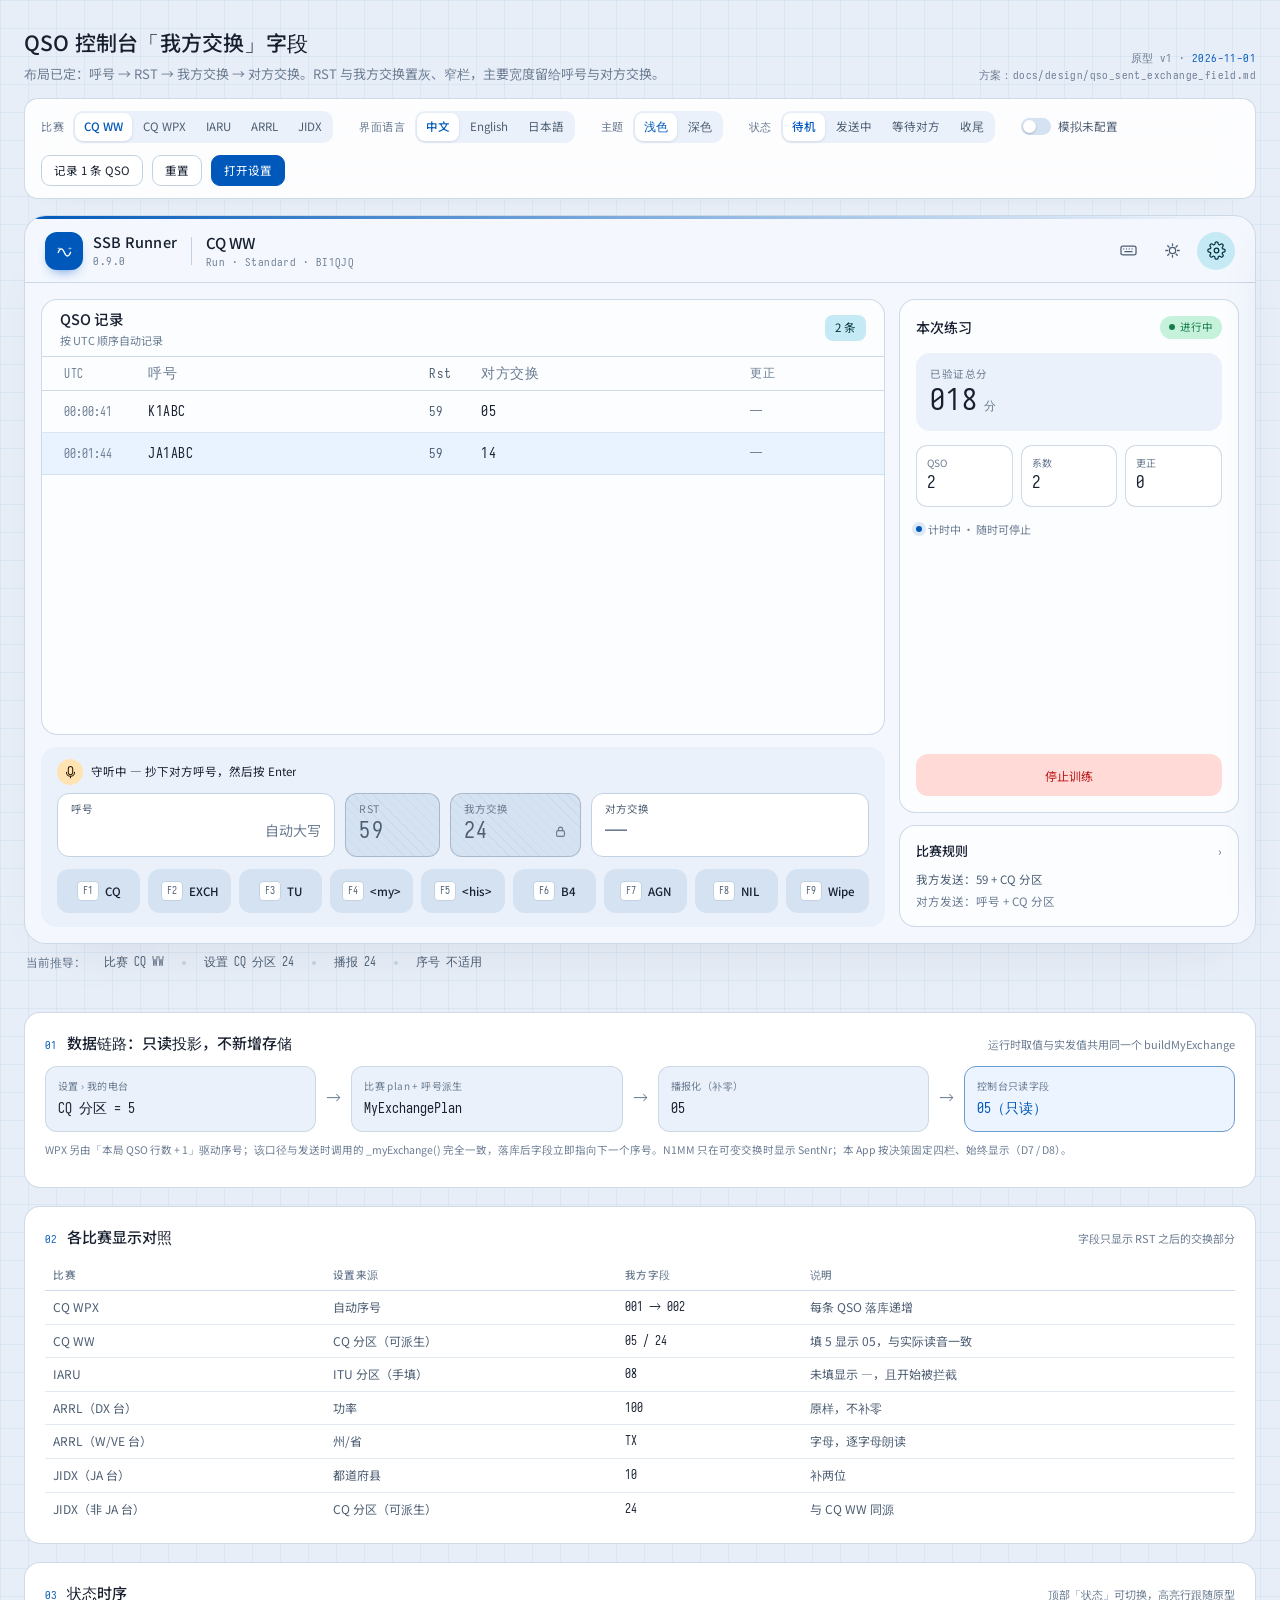
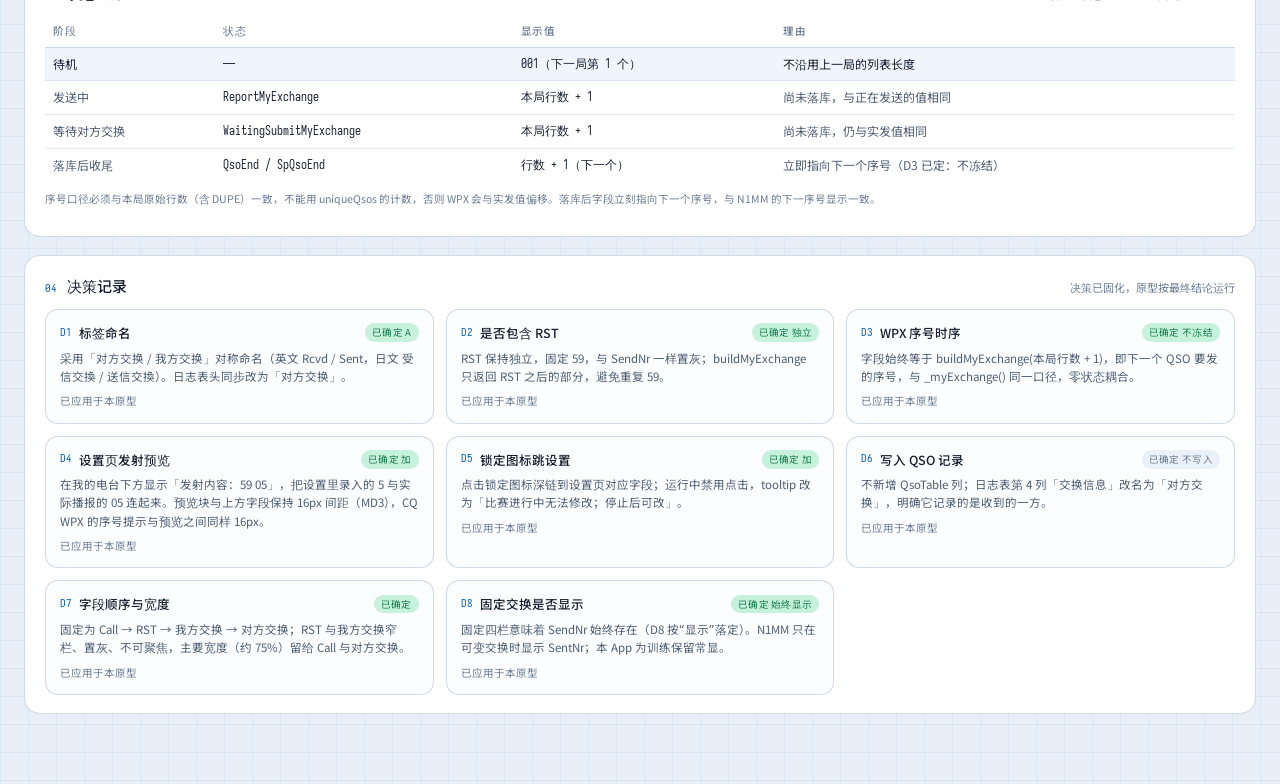
<file: docs/design/sent_exchange_field_prototype.html>
<!DOCTYPE html>
<html lang="zh-CN">
<head>
<meta charset="utf-8" />
<meta name="viewport" content="width=device-width, initial-scale=1" />
<title>QSO 控制台「我方交换」字段原型 · SSB Runner</title>
<style>
@font-face {
  font-family: "ProtoIosevka";
  src: url("../../fonts/Iosevka-Regular-sub.ttf") format("truetype");
  font-weight: 400;
  font-display: swap;
}
@font-face {
  font-family: "ProtoNoto";
  src: url("../../fonts/NotoSansSC-Regular-sub.otf") format("opentype");
  font-weight: 400;
  font-display: swap;
}
@font-face {
  font-family: "ProtoNoto";
  src: url("../../fonts/NotoSansSC-Medium-sub.otf") format("opentype");
  font-weight: 500;
  font-display: swap;
}

:root {
  --page: #E8EEF7;
  --page-grid: rgba(0, 89, 186, 0.055);
  --app: #F4F8FE;
  --panel: #FBFDFF;
  --panel-2: #FFFFFF;
  --container: #EAF1FA;
  --container-high: #E1EAF6;
  --container-highest: #D5E2F1;
  --outline: #6C7E93;
  --outline-variant: #C3D2E2;
  --line: rgba(195, 210, 226, 0.8);
  --on-surface: #182030;
  --on-surface-variant: #4D5E73;
  --muted: #6B7C92;
  --primary: #0059BA;
  --on-primary: #FFFFFF;
  --primary-container: #D5E6FF;
  --on-primary-container: #002A56;
  --secondary-container: #C6EAF5;
  --on-secondary-container: #003441;
  --tertiary: #8A5200;
  --tertiary-container: #FFE3B3;
  --on-tertiary-container: #2E1B00;
  --error: #BA1A1A;
  --error-container: #FFDAD6;
  --success: #177D4B;
  --success-container: #C6F2DC;
  --shadow: rgba(13, 42, 82, 0.14);
  --hatch: rgba(0, 40, 90, 0.034);
  --font-ui: "ProtoNoto", "PingFang SC", "Noto Sans SC", "Hiragino Sans GB", "Microsoft YaHei", system-ui, sans-serif;
  --font-data: "ProtoIosevka", "Iosevka", "SF Mono", Menlo, Consolas, ui-monospace, monospace;
}

body[data-theme="dark"] {
  --page: #050C19;
  --page-grid: rgba(167, 204, 255, 0.055);
  --app: #0B1526;
  --panel: #111E32;
  --panel-2: #16253C;
  --container: #16253C;
  --container-high: #1E304A;
  --container-highest: #273B58;
  --outline: #8497AE;
  --outline-variant: #394C66;
  --line: rgba(57, 76, 102, 0.85);
  --on-surface: #E4ECF9;
  --on-surface-variant: #B6C7DD;
  --muted: #8296AF;
  --primary: #A7CCFF;
  --on-primary: #00315E;
  --primary-container: #00498C;
  --on-primary-container: #D6E7FF;
  --secondary-container: #00515F;
  --on-secondary-container: #BFEDF7;
  --tertiary: #FFD08A;
  --tertiary-container: #653F00;
  --on-tertiary-container: #FFE3B3;
  --error: #FFB4AB;
  --error-container: #93000A;
  --success: #6FDFAC;
  --success-container: #0C4A32;
  --shadow: rgba(0, 0, 0, 0.55);
  --hatch: rgba(255, 255, 255, 0.045);
}

* { box-sizing: border-box; }

body {
  margin: 0;
  padding: 26px 24px 70px;
  background-color: var(--page);
  background-image:
    linear-gradient(var(--page-grid) 1px, transparent 1px),
    linear-gradient(90deg, var(--page-grid) 1px, transparent 1px);
  background-size: 28px 28px;
  color: var(--on-surface);
  font-family: var(--font-ui);
  font-size: 14px;
  line-height: 1.55;
  transition: background-color .25s ease, color .25s ease;
}

.page { max-width: 1380px; margin: 0 auto; }

.page-head { display: flex; align-items: flex-end; justify-content: space-between; gap: 24px; margin-bottom: 14px; }
.page-head h1 { margin: 0; font-size: 21px; font-weight: 500; letter-spacing: .2px; }
.page-head .sub { margin: 5px 0 0; color: var(--muted); font-size: 13px; }
.page-head .meta { font-family: var(--font-data); font-size: 11px; color: var(--muted); text-align: right; white-space: nowrap; letter-spacing: .4px; }
.page-head .meta b { color: var(--primary); font-weight: 500; }

.toolbar {
  position: sticky; top: 0; z-index: 40;
  display: flex; flex-wrap: wrap; gap: 12px 26px;
  padding: 12px 16px;
  margin-bottom: 16px;
  background: color-mix(in srgb, var(--panel-2) 88%, transparent);
  backdrop-filter: blur(14px);
  border: 1px solid var(--line);
  border-radius: 14px;
  box-shadow: 0 10px 26px -22px var(--shadow);
}
.ctl { display: flex; align-items: center; gap: 9px; }
.ctl-label { font-size: 11px; letter-spacing: .6px; color: var(--muted); white-space: nowrap; }
.seg { display: inline-flex; gap: 2px; padding: 2px; background: var(--container); border-radius: 10px; }
.seg button {
  appearance: none; border: 0; background: transparent; color: var(--on-surface-variant);
  padding: 5px 9px; border-radius: 8px; font: inherit; font-size: 11.5px; cursor: pointer;
  white-space: nowrap; transition: background .16s ease, color .16s ease;
}
.seg button[aria-pressed="true"] { background: var(--panel-2); color: var(--primary); font-weight: 500; box-shadow: 0 1px 3px rgba(13,42,82,.12); }
.seg button:hover { color: var(--primary); }
.sw { display: inline-flex; align-items: center; gap: 7px; font-size: 11.5px; color: var(--on-surface-variant); cursor: pointer; user-select: none; }
.sw input { appearance: none; width: 30px; height: 17px; border-radius: 999px; background: var(--container-highest); position: relative; cursor: pointer; transition: background .18s ease; margin: 0; }
.sw input::after {
  content: ""; position: absolute; top: 2px; left: 2px; width: 13px; height: 13px; border-radius: 50%;
  background: var(--panel-2); box-shadow: 0 1px 2px rgba(0,0,0,.22); transition: transform .18s ease;
}
.sw input:checked { background: var(--primary); }
.sw input:checked::after { transform: translateX(13px); }
.btn {
  appearance: none; border: 1px solid var(--outline-variant); background: var(--panel-2);
  color: var(--on-surface); font: inherit; font-size: 11.5px; padding: 6px 12px; border-radius: 9px;
  cursor: pointer; transition: border-color .16s ease, color .16s ease, background .16s ease;
}
.btn:hover { border-color: var(--primary); color: var(--primary); }
.btn.primary { background: var(--primary); border-color: var(--primary); color: var(--on-primary); }
.btn.primary:hover { filter: brightness(1.06); color: var(--on-primary); }

/* ── app mock ───────────────────────────────────────────── */
.stage {
  position: relative;
  border-radius: 22px;
  overflow: hidden;
  border: 1px solid var(--line);
  box-shadow: 0 26px 60px -38px var(--shadow), 0 1px 0 rgba(255,255,255,.5) inset;
  background: var(--app);
}
.stage::before {
  content: ""; display: block; height: 3px;
  background: linear-gradient(90deg, var(--primary), color-mix(in srgb, var(--primary) 35%, transparent) 62%, transparent);
}
.app { min-width: 1020px; }
.topbar {
  height: 64px; display: flex; align-items: center; gap: 14px;
  padding: 0 20px; border-bottom: 1px solid var(--line);
}
.brand { display: flex; align-items: center; gap: 10px; }
.brand-mark {
  width: 38px; height: 38px; border-radius: 12px; background: var(--primary);
  display: grid; place-items: center; color: var(--on-primary);
  box-shadow: 0 6px 14px -8px var(--primary);
}
.brand-mark svg { width: 19px; height: 19px; }
.brand-name { font-size: 14.5px; font-weight: 500; letter-spacing: .2px; }
.brand-ver { font-family: var(--font-data); font-size: 10.5px; color: var(--muted); letter-spacing: .5px; }
.vrule { width: 1px; height: 28px; background: var(--outline-variant); }
.contest-block { flex: 1; min-width: 0; }
.contest-name { font-size: 15px; font-weight: 500; }
.contest-meta { font-family: var(--font-data); font-size: 11px; color: var(--muted); letter-spacing: .45px; }
.top-actions { display: flex; align-items: center; gap: 6px; }
.icon-btn {
  width: 38px; height: 38px; border-radius: 50%; border: 0; background: transparent;
  display: grid; place-items: center; cursor: pointer; color: var(--on-surface-variant);
  transition: background .16s ease, color .16s ease;
}
.icon-btn:hover { background: var(--container); color: var(--primary); }
.icon-btn.filled { background: var(--secondary-container); color: var(--on-secondary-container); }
.icon-btn svg { width: 19px; height: 19px; }

.app-body { display: flex; gap: 14px; padding: 16px; height: 660px; }
.app-left { flex: 1; min-width: 0; display: flex; flex-direction: column; gap: 12px; }
.app-right { width: 340px; display: flex; flex-direction: column; gap: 12px; }

.panel {
  background: var(--panel);
  border: 1px solid var(--line);
  border-radius: 16px;
}
.log-panel { flex: 1; min-height: 0; display: flex; flex-direction: column; overflow: hidden; }
.log-head { height: 56px; display: flex; align-items: center; gap: 8px; padding: 0 18px; }
.log-title { flex: 1; min-width: 0; }
.log-title h3 { margin: 0; font-size: 14.5px; font-weight: 500; }
.log-title p { margin: 1px 0 0; font-size: 11px; color: var(--muted); }
.chip {
  height: 26px; padding: 0 10px; border-radius: 8px; display: inline-flex; align-items: center; gap: 4px;
  font-size: 11.5px; background: var(--secondary-container); color: var(--on-secondary-container);
  font-variant-numeric: tabular-nums;
}
.log-table { flex: 1; min-height: 0; display: flex; flex-direction: column; border-top: 1px solid var(--line); }
.log-header { height: 34px; display: flex; align-items: center; padding: 0 12px; border-bottom: 1px solid var(--line); color: var(--muted); font-size: 10.5px; letter-spacing: .6px; }
.log-rows { flex: 1; overflow-y: auto; }
.log-row {
  height: 42px; display: flex; align-items: center; padding: 0 12px;
  border-bottom: 1px solid color-mix(in srgb, var(--outline-variant) 55%, transparent);
  transition: background .2s ease;
}
.log-row.latest { background: color-mix(in srgb, var(--primary-container) 48%, var(--panel)); }
.c-utc { width: 84px; font-family: var(--font-data); font-size: 12px; color: var(--muted); padding: 0 10px; }
.c-call { flex: 105; font-family: var(--font-data); font-size: 14px; letter-spacing: .6px; padding: 0 10px; overflow: hidden; text-overflow: ellipsis; white-space: nowrap; }
.c-rst { width: 52px; font-family: var(--font-data); font-size: 13px; color: var(--on-surface-variant); padding: 0 10px; }
.c-ex { flex: 100; font-family: var(--font-data); font-size: 14px; letter-spacing: .6px; padding: 0 10px; }
.c-cor { width: 132px; font-family: var(--font-data); font-size: 11.5px; color: var(--muted); padding: 0 10px; }
.log-empty { padding: 26px 18px; color: var(--muted); font-size: 12px; }

/* console */
.console { padding: 12px 16px 14px; background: var(--container); border-radius: 16px; }
.phase-bar { display: flex; align-items: center; gap: 8px; height: 26px; margin-bottom: 8px; }
.phase-dot { width: 26px; height: 26px; border-radius: 50%; display: grid; place-items: center; background: var(--tertiary-container); color: var(--on-tertiary-container); flex: none; }
.phase-dot svg { width: 15px; height: 15px; }
.phase-text { font-size: 11.5px; color: var(--on-surface); white-space: nowrap; overflow: hidden; text-overflow: ellipsis; }
.phase-abandon { margin-left: auto; font-size: 11px; color: var(--primary); opacity: .85; }
.fields { display: flex; gap: 10px; }
.field {
  position: relative; height: 64px; min-width: 0;
  background: var(--panel-2); border: 1px solid var(--outline-variant); border-radius: 12px;
  padding: 20px 13px 8px; display: flex; align-items: center;
  transition: border-color .18s ease, background .18s ease, box-shadow .18s ease;
}
.f-call { flex: 34 1 0; }
.f-rst { flex: 9 1 0; }
.f-sent { flex: 14 1 0; }
.f-rcvd { flex: 34 1 0; }
.field-label {
  position: absolute; left: 13px; top: 7px; font-size: 10.5px; letter-spacing: .25px;
  color: var(--on-surface-variant); pointer-events: none; white-space: nowrap;
  max-width: calc(100% - 26px); overflow: hidden; text-overflow: ellipsis;
}
.field-value { font-family: var(--font-data); font-size: 22px; letter-spacing: 1.2px; color: var(--on-surface); white-space: nowrap; overflow: hidden; text-overflow: ellipsis; }
.field-placeholder { font-family: var(--font-data); font-size: 22px; letter-spacing: 1.2px; color: var(--muted); }
.field-suffix { margin-left: auto; padding-left: 6px; color: var(--muted); display: flex; align-items: center; flex: none; }
.field-note { position: absolute; right: 12px; top: 7px; font-size: 10px; color: var(--muted); letter-spacing: .2px; }

.field.fixed {
  background-color: var(--container-highest);
  background-image: repeating-linear-gradient(45deg, transparent 0 6px, var(--hatch) 6px 7px);
  border-color: color-mix(in srgb, var(--outline) 42%, transparent);
}
.field.fixed .field-label { color: var(--muted); }
.field.fixed .field-value { color: var(--on-surface-variant); }
.field.fixed.clickable { cursor: pointer; }
.field.fixed.clickable:hover { border-color: var(--primary); box-shadow: 0 0 0 3px color-mix(in srgb, var(--primary) 14%, transparent); }
.field.fixed.clickable:hover .field-value { color: var(--primary); }

.tip-wrap { position: relative; }
.tip {
  position: absolute; left: 50%; top: calc(100% + 9px); transform: translate(-50%, 4px);
  width: max-content; max-width: 280px; padding: 7px 10px; border-radius: 9px;
  background: var(--on-surface); color: var(--app); font-size: 11px; line-height: 1.45;
  opacity: 0; pointer-events: none; transition: opacity .16s ease, transform .16s ease;
  z-index: 12; box-shadow: 0 12px 26px -16px var(--shadow); text-align: left; font-family: var(--font-ui);
}
.tip-wrap:hover .tip, .field.fixed:hover .tip { opacity: 1; transform: translate(-50%, 0); }

.actions { display: flex; gap: 8px; margin-top: 12px; }
.action {
  flex: 1 1 0; max-width: 210px; height: 44px; border-radius: 12px; background: var(--container-highest);
  border: 0; display: flex; align-items: center; justify-content: center; gap: 6px;
  font-family: var(--font-ui); font-size: 11.5px; color: var(--on-surface); cursor: pointer;
  transition: background .16s ease;
}
.action:hover { background: color-mix(in srgb, var(--primary) 12%, var(--container-highest)); }
.kbd {
  height: 20px; min-width: 20px; padding: 0 5px; border-radius: 4px; background: var(--panel-2);
  border: 1px solid var(--outline-variant); font-family: var(--font-data); font-size: 9.5px;
  display: grid; place-items: center; color: var(--on-surface-variant);
}
.action-label { font-weight: 500; }
.action.spare { opacity: .45; }

/* right column */
.session { padding: 16px; display: flex; flex-direction: column; gap: 14px; flex: 1; }
.session-top { display: flex; align-items: center; gap: 8px; }
.session-top h3 { margin: 0; font-size: 14px; font-weight: 500; flex: 1; }
.status-chip { display: inline-flex; align-items: center; gap: 5px; padding: 3px 9px; border-radius: 999px; background: var(--success-container); color: var(--success); font-size: 10.5px; }
.status-chip::before { content: ""; width: 6px; height: 6px; border-radius: 50%; background: currentColor; }
.big-stat { border-radius: 14px; background: var(--container); padding: 13px 14px; }
.big-stat .k { font-size: 10.5px; color: var(--muted); letter-spacing: .5px; }
.big-stat .v { font-family: var(--font-data); font-size: 30px; letter-spacing: 1px; color: var(--on-surface); line-height: 1.2; }
.big-stat .v small { font-size: 12px; letter-spacing: .4px; color: var(--muted); margin-left: 6px; }
.stat-grid { display: grid; grid-template-columns: repeat(3, 1fr); gap: 8px; }
.stat-card { background: var(--panel-2); border: 1px solid var(--line); border-radius: 11px; padding: 9px 10px; }
.stat-card .k { font-size: 10px; color: var(--muted); }
.stat-card .v { font-family: var(--font-data); font-size: 17px; color: var(--on-surface); }
.session-note { font-size: 11px; color: var(--muted); display: flex; align-items: center; gap: 6px; }
.session-note::before { content: ""; width: 6px; height: 6px; border-radius: 50%; background: var(--primary); box-shadow: 0 0 0 4px color-mix(in srgb, var(--primary) 12%, transparent); }
.session-actions { display: flex; gap: 8px; margin-top: auto; }
.big-btn { flex: 1; height: 42px; border-radius: 12px; border: 1px solid var(--outline-variant); background: var(--panel-2); color: var(--on-surface); font-family: var(--font-ui); font-size: 12px; cursor: pointer; }
.big-btn.stop { background: var(--error-container); border-color: transparent; color: var(--error); }

.rules { padding: 15px 16px; }
.rules .r-head { display: flex; align-items: center; gap: 8px; margin-bottom: 9px; }
.rules .r-head h3 { margin: 0; font-size: 13px; font-weight: 500; flex: 1; }
.rules .r-head .chev { color: var(--muted); font-size: 12px; }
.rules p { margin: 0; font-size: 11.5px; color: var(--on-surface-variant); line-height: 1.65; }
.rules p + p { margin-top: 3px; color: var(--muted); }

/* drawer */
.backdrop {
  position: absolute; inset: 0; background: color-mix(in srgb, #04101F 42%, transparent);
  opacity: 0; pointer-events: none; transition: opacity .24s ease; z-index: 20;
}
.backdrop.show { opacity: 1; pointer-events: auto; }
.drawer {
  position: absolute; top: 0; right: 0; bottom: 0; width: 486px; max-width: 94%;
  background: var(--panel); border-left: 1px solid var(--line);
  display: flex; flex-direction: column; z-index: 21;
  transform: translateX(102%); transition: transform .28s cubic-bezier(.22,.8,.24,1);
  box-shadow: -24px 0 50px -34px var(--shadow);
}
.drawer.open { transform: translateX(0); }
.drawer-head { display: flex; align-items: flex-start; gap: 12px; padding: 20px 16px 10px 24px; }
.drawer-head .eyebrow { font-family: var(--font-data); font-size: 10px; letter-spacing: 1.3px; color: var(--muted); }
.drawer-head h2 { margin: 2px 0 0; font-size: 21px; font-weight: 500; }
.drawer-head .spacer { flex: 1; }
.tabs { display: flex; gap: 4px; padding: 0 16px 0 24px; border-bottom: 1px solid var(--line); }
.tab { padding: 9px 10px 11px; font-size: 12px; color: var(--on-surface-variant); position: relative; }
.tab.active { color: var(--primary); font-weight: 500; }
.tab.active::after { content: ""; position: absolute; left: 6px; right: 6px; bottom: -1px; height: 2px; border-radius: 2px; background: var(--primary); }
.drawer-body { flex: 1; overflow-y: auto; padding: 16px 24px 28px; }
.drawer-body h4 { margin: 0 0 10px; font-size: 12.5px; font-weight: 500; color: var(--on-surface); }
.lock-note { display: flex; gap: 8px; padding: 10px 12px; border-radius: 11px; background: var(--container); color: var(--on-surface-variant); font-size: 11.5px; margin-bottom: 14px; }
.lock-note svg { flex: none; margin-top: 1px; }
.dfield { margin-bottom: 16px; }
.dfield .lbl { font-size: 10.5px; color: var(--muted); margin-bottom: 4px; letter-spacing: .4px; }
.dinput {
  height: 46px; border-radius: 10px; border: 1px solid var(--outline-variant); background: var(--panel-2);
  display: flex; align-items: center; padding: 0 12px; font-family: var(--font-data); font-size: 15px;
  color: var(--on-surface); gap: 8px;
}
.dinput input { flex: 1; border: 0; outline: 0; background: transparent; font: inherit; color: inherit; letter-spacing: .8px; min-width: 0; }
.dinput input:disabled { color: var(--muted); }
.dinput.readonly { background: var(--container-high); color: var(--on-surface-variant); }
.dinput.error { border-color: var(--error); box-shadow: 0 0 0 3px color-mix(in srgb, var(--error) 12%, transparent); }
.dhelper { margin-top: 5px; font-size: 10.5px; color: var(--muted); }
.dhelper.error { color: var(--error); }
.info-note { display: flex; gap: 8px; margin-bottom: 16px; padding: 12px 14px; border-radius: 11px; background: var(--container); color: var(--on-surface-variant); font-size: 11.5px; line-height: 1.5; }
.info-note svg { flex: none; margin-top: 1px; }
.divider { height: 1px; background: var(--line); margin: 18px 0; }
.preview { border-radius: 13px; border: 1px solid color-mix(in srgb, var(--primary) 26%, var(--outline-variant)); background: color-mix(in srgb, var(--primary-container) 42%, var(--panel)); padding: 14px 16px; }
.preview .k { font-size: 10px; letter-spacing: .7px; color: var(--muted); }
.preview .v { display: flex; align-items: baseline; gap: 9px; margin-top: 4px; }
.preview .num { font-family: var(--font-data); font-size: 24px; letter-spacing: 1.4px; color: var(--primary); }
.preview .hint { font-size: 10.5px; color: var(--on-surface-variant); }
.preview .sub { margin-top: 5px; font-size: 10.5px; color: var(--muted); line-height: 1.5; }
.rules-link { display: flex; align-items: center; gap: 8px; padding: 9px 0 2px; font-size: 11.5px; color: var(--on-surface-variant); }
.rules-link .chev { margin-left: auto; color: var(--muted); }

/* status caption under mock */
.caption {
  display: flex; flex-wrap: wrap; align-items: center; gap: 6px 18px;
  margin: 10px 2px 0; font-size: 11.5px; color: var(--muted);
}
.caption b { font-family: var(--font-data); font-weight: 400; color: var(--on-surface-variant); }
.caption .dot { width: 4px; height: 4px; border-radius: 50%; background: var(--outline-variant); }

/* notes */
.notes { margin-top: 40px; display: grid; gap: 18px; }
.note-card { background: var(--panel-2); border: 1px solid var(--line); border-radius: 16px; padding: 18px 20px; }
.note-head { display: flex; align-items: baseline; gap: 10px; margin-bottom: 12px; }
.note-head h2 { margin: 0; font-size: 15px; font-weight: 500; }
.note-head .idx { font-family: var(--font-data); font-size: 11px; color: var(--primary); }
.note-head .desc { margin-left: auto; font-size: 11px; color: var(--muted); }
.flow { display: flex; align-items: stretch; gap: 10px; flex-wrap: wrap; }
.node { flex: 1 1 180px; min-width: 150px; border-radius: 12px; border: 1px solid var(--line); background: var(--container); padding: 11px 12px; }
.node .k { display: block; font-size: 10px; color: var(--muted); letter-spacing: .4px; margin-bottom: 3px; }
.node .v { font-family: var(--font-data); font-size: 13.5px; color: var(--on-surface); }
.node.emphasis { border-color: color-mix(in srgb, var(--primary) 45%, var(--outline-variant)); background: color-mix(in srgb, var(--primary-container) 40%, var(--panel)); }
.node.emphasis .v { color: var(--primary); }
.arrow { align-self: center; color: var(--outline); font-family: var(--font-data); font-size: 15px; }
.tbl { width: 100%; border-collapse: collapse; font-size: 12px; }
.tbl th { text-align: left; font-weight: 500; color: var(--muted); font-size: 10.5px; letter-spacing: .5px; border-bottom: 1px solid var(--line); padding: 7px 8px; }
.tbl td { border-bottom: 1px solid color-mix(in srgb, var(--line) 60%, transparent); padding: 7px 8px; vertical-align: top; color: var(--on-surface-variant); }
.tbl td.mono, .tbl .mono { font-family: var(--font-data); color: var(--on-surface); }
.tbl tr.is-active td { background: color-mix(in srgb, var(--primary-container) 40%, transparent); color: var(--on-surface); }
.tbl tr:last-child td { border-bottom: 0; }
.decisions { display: grid; grid-template-columns: repeat(auto-fit, minmax(290px, 1fr)); gap: 12px; }
.decision { border: 1px solid var(--line); border-radius: 13px; padding: 13px 14px; background: var(--panel); }
.decision .d-head { display: flex; align-items: center; gap: 7px; margin-bottom: 6px; }
.decision .d-id { font-family: var(--font-data); font-size: 10.5px; color: var(--primary); }
.decision .d-title { font-size: 12.5px; font-weight: 500; flex: 1; }
.tag { font-size: 9.5px; letter-spacing: .3px; padding: 2px 7px; border-radius: 999px; background: var(--success-container); color: var(--success); }
.tag.alt { background: var(--container); color: var(--muted); }
.decision p { margin: 0; font-size: 11.5px; color: var(--on-surface-variant); line-height: 1.6; }
.decision .d-foot { margin-top: 8px; font-size: 10.5px; color: var(--muted); }
.note-foot { margin-top: 10px; font-size: 10.5px; color: var(--muted); }

@media (max-width: 760px) {
  body { padding: 18px 12px 50px; }
  .page-head { flex-direction: column; align-items: flex-start; gap: 6px; }
  .page-head .meta { text-align: left; }
}
</style>
</head>
<body data-theme="light">
<div class="page">

  <header class="page-head">
    <div>
      <h1>QSO 控制台「我方交换」字段</h1>
      <p class="sub">布局已定：呼号 → RST → 我方交换 → 对方交换。RST 与我方交换置灰、窄栏，主要宽度留给呼号与对方交换。</p>
    </div>
    <div class="meta">
      原型 v1 · <b>2026-11-01</b><br />
      方案：docs/design/qso_sent_exchange_field.md
    </div>
  </header>

  <!-- ── toolbar ── -->
  <div class="toolbar" role="group" aria-label="原型方案开关">
    <div class="ctl">
      <span class="ctl-label">比赛</span>
      <div class="seg" id="seg-contest">
        <button data-group="contest" data-value="CQ-WW-SSB">CQ WW</button>
        <button data-group="contest" data-value="CQ-WPX">CQ WPX</button>
        <button data-group="contest" data-value="IARU-HF">IARU</button>
        <button data-group="contest" data-value="ARRL-DX">ARRL</button>
        <button data-group="contest" data-value="JIDX-SSB">JIDX</button>
      </div>
    </div>
    <div class="ctl">
      <span class="ctl-label">界面语言</span>
      <div class="seg">
        <button data-group="lang" data-value="zh">中文</button>
        <button data-group="lang" data-value="en">English</button>
        <button data-group="lang" data-value="ja">日本語</button>
      </div>
    </div>
    <div class="ctl">
      <span class="ctl-label">主题</span>
      <div class="seg">
        <button data-group="theme" data-value="light">浅色</button>
        <button data-group="theme" data-value="dark">深色</button>
      </div>
    </div>
    <div class="ctl">
      <span class="ctl-label">状态</span>
      <div class="seg">
        <button data-group="phase" data-value="idle">待机</button>
        <button data-group="phase" data-value="sending">发送中</button>
        <button data-group="phase" data-value="waiting">等待对方</button>
        <button data-group="phase" data-value="signoff">收尾</button>
      </div>
    </div>
    <div class="ctl">
      <label class="sw"><input type="checkbox" id="swMissing" /> 模拟未配置</label>
    </div>
    <div class="ctl">
      <button class="btn" id="btnRecord">记录 1 条 QSO</button>
      <button class="btn" id="btnReset">重置</button>
      <button class="btn primary" id="btnOpenSettings">打开设置</button>
    </div>
  </div>

  <!-- ── app mock ── -->
  <div class="stage" id="stage">
    <div class="app">
      <div class="topbar">
        <div class="brand">
          <div class="brand-mark" aria-hidden="true">
            <svg viewBox="0 0 24 24" fill="none" stroke="currentColor" stroke-width="1.7" stroke-linecap="round">
              <path d="M4 14.5c2.6-6 5.2-6 7.8 0s5.2 6 7.8 0" />
              <path d="M4 9.5h2.2M17.8 9.5H20" opacity=".55" />
            </svg>
          </div>
          <div>
            <div class="brand-name">SSB Runner</div>
            <div class="brand-ver">0.9.0</div>
          </div>
        </div>
        <div class="vrule"></div>
        <div class="contest-block">
          <div class="contest-name" id="topContest">CQ WW</div>
          <div class="contest-meta" id="topMeta">Run · Standard · BI1QJQ</div>
        </div>
        <div class="top-actions">
          <button class="icon-btn" title="键盘速查" aria-label="键盘速查">
            <svg viewBox="0 0 24 24" fill="none" stroke="currentColor" stroke-width="1.6" stroke-linecap="round">
              <rect x="2.5" y="6.5" width="19" height="11" rx="2.4" />
              <path d="M6 10h.01M9.5 10h.01M13 10h.01M16.5 10h.01M7.5 13.5h9" />
            </svg>
          </button>
          <button class="icon-btn" id="btnTheme" title="切换主题" aria-label="切换主题">
            <svg viewBox="0 0 24 24" fill="none" stroke="currentColor" stroke-width="1.6" stroke-linecap="round">
              <path d="M12 3.5v2.2M12 18.3v2.2M3.5 12h2.2M18.3 12h2.2M6 6l1.6 1.6M16.4 16.4L18 18M18 6l-1.6 1.6M7.6 16.4L6 18" />
              <circle cx="12" cy="12" r="4" />
            </svg>
          </button>
          <button class="icon-btn filled" id="btnSettingsIcon" title="设置" aria-label="设置">
            <svg viewBox="0 0 24 24" fill="none" stroke="currentColor" stroke-width="1.6" stroke-linecap="round">
              <circle cx="12" cy="12" r="2.9" />
              <path d="M19.4 15a1.7 1.7 0 0 0 .34 1.87l.06.06a2 2 0 1 1-2.83 2.83l-.06-.06a1.7 1.7 0 0 0-1.87-.34 1.7 1.7 0 0 0-1.03 1.56V21a2 2 0 1 1-4 0v-.09A1.7 1.7 0 0 0 9 19.32a1.7 1.7 0 0 0-1.87.34l-.06.06a2 2 0 1 1-2.83-2.83l.06-.06A1.7 1.7 0 0 0 4.6 15a1.7 1.7 0 0 0-1.56-1.03H3a2 2 0 1 1 0-4h.09A1.7 1.7 0 0 0 4.68 9a1.7 1.7 0 0 0-.34-1.87l-.06-.06a2 2 0 1 1 2.83-2.83l.06.06A1.7 1.7 0 0 0 9 4.6h.09A1.7 1.7 0 0 0 10.12 3.04V3a2 2 0 1 1 4 0v.09A1.7 1.7 0 0 0 15.15 4.6a1.7 1.7 0 0 0 1.87-.34l.06-.06a2 2 0 1 1 2.83 2.83l-.06.06A1.7 1.7 0 0 0 19.4 9v.09a1.7 1.7 0 0 0 1.56 1.03H21a2 2 0 1 1 0 4h-.09A1.7 1.7 0 0 0 19.4 15Z" />
            </svg>
          </button>
        </div>
      </div>

      <div class="app-body">
        <div class="app-left">
          <div class="panel log-panel">
            <div class="log-head">
              <div class="log-title">
                <h3 id="logTitle">QSO 记录</h3>
                <p id="logSubtitle">按 UTC 顺序自动记录</p>
              </div>
              <span class="chip" id="logCount">0 条</span>
            </div>
            <div class="log-table">
              <div class="log-header">
                <div class="c-utc">UTC</div>
                <div class="c-call" id="hdrCall">呼号</div>
                <div class="c-rst">Rst</div>
                <div class="c-ex" id="hdrEx">交换信息</div>
                <div class="c-cor" id="hdrCor">更正</div>
              </div>
              <div class="log-rows" id="logRows"></div>
            </div>
          </div>

          <div class="console">
            <div class="phase-bar">
              <span class="phase-dot">
                <svg viewBox="0 0 24 24" fill="none" stroke="currentColor" stroke-width="1.7" stroke-linecap="round">
                  <path d="M12 15.5a3.5 3.5 0 0 0 3.5-3.5V6a3.5 3.5 0 1 0-7 0v6a3.5 3.5 0 0 0 3.5 3.5Z" />
                  <path d="M5.5 11.5a6.5 6.5 0 0 0 13 0M12 18v2.5" />
                </svg>
              </span>
              <span class="phase-text" id="phaseText">守听中 — 抄下对方呼号，然后按 Enter</span>
              <span class="phase-abandon" id="phaseAbandon">放弃 (F1)</span>
            </div>

            <div class="fields" id="fields">
              <div class="field f-call">
                <span class="field-label" id="lblCall">呼号</span>
                <span class="field-value" id="valCall">JA1ABC</span>
                <span class="field-suffix" id="sfxCall">自动大写</span>
              </div>
              <div class="field f-rst fixed" id="fieldRst">
                <span class="field-label" id="lblRst">RST</span>
                <span class="field-value" id="valRst">59</span>
              </div>
              <div class="field f-sent fixed clickable" id="fieldSent">
                <span class="field-label" id="lblSent">我方交换</span>
                <span class="field-value" id="valSent">24</span>
                <span class="field-suffix" id="sfxSent"></span>
                <span class="tip" id="tipSent">固定值 · 在 设置 › 比赛与电台 › 我的电台 修改</span>
              </div>
              <div class="field f-rcvd" id="fieldRcvd">
                <span class="field-label" id="lblRcvd">对方交换</span>
                <span class="field-value" id="valRcvd">05</span>
              </div>
            </div>

            <div class="actions">
              <button class="action"><span class="kbd">F1</span><span class="action-label">CQ</span></button>
              <button class="action"><span class="kbd">F2</span><span class="action-label">EXCH</span></button>
              <button class="action"><span class="kbd">F3</span><span class="action-label">TU</span></button>
              <button class="action"><span class="kbd">F4</span><span class="action-label">&lt;my&gt;</span></button>
              <button class="action"><span class="kbd">F5</span><span class="action-label">&lt;his&gt;</span></button>
              <button class="action"><span class="kbd">F6</span><span class="action-label">B4</span></button>
              <button class="action"><span class="kbd">F7</span><span class="action-label">AGN</span></button>
              <button class="action"><span class="kbd">F8</span><span class="action-label">NIL</span></button>
              <button class="action"><span class="kbd">F9</span><span class="action-label">Wipe</span></button>
            </div>
          </div>
        </div>

        <div class="app-right">
          <div class="panel session">
            <div class="session-top">
              <h3 id="sessTitle">本次练习</h3>
              <span class="status-chip" id="sessStatus">进行中</span>
            </div>
            <div class="big-stat">
              <div class="k" id="scoreK">已验证总分</div>
              <div class="v" id="scoreV"><span id="scoreNum">000</span><small id="scoreUnit">分</small></div>
            </div>
            <div class="stat-grid">
              <div class="stat-card"><div class="k" id="kQso">QSO</div><div class="v" id="vQso">2</div></div>
              <div class="stat-card"><div class="k" id="kMult">系数</div><div class="v" id="vMult">2</div></div>
              <div class="stat-card"><div class="k" id="kCor">更正</div><div class="v" id="vCor">0</div></div>
            </div>
            <div class="session-note" id="sessNote">计时中 · 随时可停止</div>
            <div class="session-actions">
              <button class="big-btn stop" id="btnStop">停止训练</button>
            </div>
          </div>
          <div class="panel rules">
            <div class="r-head">
              <h3 id="rulesTitle">比赛规则</h3>
              <span class="chev">›</span>
            </div>
            <p id="rulesLine1">我方发送：59 + CQ 分区</p>
            <p id="rulesLine2">对方发送：呼号 + CQ 分区</p>
          </div>
        </div>
      </div>
    </div>

    <div class="backdrop" id="backdrop"></div>
    <aside class="drawer" id="drawer" aria-hidden="true">
      <div class="drawer-head">
        <div>
          <div class="eyebrow">SSB RUNNER</div>
          <h2 id="drawerTitle">设置</h2>
        </div>
        <div class="spacer"></div>
        <button class="icon-btn" id="btnCloseDrawer" aria-label="关闭">
          <svg viewBox="0 0 24 24" fill="none" stroke="currentColor" stroke-width="1.7" stroke-linecap="round">
            <path d="M6 6l12 12M18 6L6 18" />
          </svg>
        </button>
      </div>
      <div class="tabs">
        <span class="tab active" id="tabContest">比赛与电台</span>
        <span class="tab">训练</span>
        <span class="tab">音频</span>
        <span class="tab">系统</span>
      </div>
      <div class="drawer-body">
        <div class="lock-note" id="drawerLockNote" style="display:none">
          <svg viewBox="0 0 16 16" width="14" height="14" fill="none" stroke="currentColor" stroke-width="1.4" stroke-linecap="round">
            <circle cx="8" cy="8" r="6.4" /><path d="M8 7.2v3.2M8 4.9h.01" />
          </svg>
          <span id="drawerLockText">比赛进行中无法修改设置，请先停止本次练习。</span>
        </div>

        <h4 id="contestSectionTitle">比赛</h4>
        <div class="dfield">
          <div class="lbl" id="contestNameLbl">比赛名称</div>
          <div class="dinput readonly">
            <span id="drawerContestName">CQ WW</span>
          </div>
        </div>
        <div class="dfield">
          <div class="lbl" id="contestExchLbl">比赛交换</div>
          <div class="dinput readonly" id="drawerContestExch">59 分区</div>
        </div>
        <div class="rules-link">
          <svg viewBox="0 0 16 16" width="13" height="13" fill="none" stroke="currentColor" stroke-width="1.4" stroke-linecap="round">
            <path d="M4.5 2.5h7M4.5 13.5h7M4.5 2.5v11M11.5 2.5v11" opacity=".35" />
            <path d="M3 8h10" />
          </svg>
          <span id="drawerRulesLink">比赛规则 · 我方发送：59 + CQ 分区</span>
          <span class="chev">›</span>
        </div>

        <div class="divider"></div>

        <h4 id="stationSectionTitle">我的电台</h4>
        <div class="dfield">
          <div class="lbl" id="callLbl">呼号</div>
          <div class="dinput"><input id="drawerCall" value="BI1QJQ" spellcheck="false" /></div>
        </div>
        <div id="stationFieldWrap"></div>
        <div class="preview" id="settingsPreviewWrap">
          <div class="k" id="previewK">发射内容</div>
          <div class="v">
            <span class="num" id="previewNum">59 24</span>
            <span class="hint" id="previewHint">RST 固定 59</span>
          </div>
          <div class="sub" id="previewSub">24 来自上方 CQ 分区；控制台只读显示 24。</div>
        </div>
        <div class="note-foot" id="drawerFoot">所有更改即时保存，无需额外确认。</div>
      </div>
    </aside>
  </div>

  <div class="caption">
    <span>当前推导：</span>
    <b id="capA">比赛 CQ WW</b><span class="dot"></span>
    <b id="capB">设置 CQ 分区 24</b><span class="dot"></span>
    <b id="capC">播报 24</b><span class="dot"></span>
    <b id="capD">序号 不适用</b>
  </div>

  <!-- ── notes ── -->
  <div class="notes">

    <section class="note-card">
      <div class="note-head">
        <span class="idx">01</span>
        <h2>数据链路：只读投影，不新增存储</h2>
        <span class="desc">运行时取值与实发值共用同一个 buildMyExchange</span>
      </div>
      <div class="flow">
        <div class="node"><span class="k">设置 › 我的电台</span><span class="v">CQ 分区 = 5</span></div>
        <div class="arrow">→</div>
        <div class="node"><span class="k">比赛 plan + 呼号派生</span><span class="v">MyExchangePlan</span></div>
        <div class="arrow">→</div>
        <div class="node"><span class="k">播报化（补零）</span><span class="v">05</span></div>
        <div class="arrow">→</div>
        <div class="node emphasis"><span class="k">控制台只读字段</span><span class="v">05（只读）</span></div>
      </div>
      <p class="note-foot">WPX 另由「本局 QSO 行数 + 1」驱动序号；该口径与发送时调用的 _myExchange() 完全一致，落库后字段立即指向下一个序号。N1MM 只在可变交换时显示 SentNr；本 App 按决策固定四栏、始终显示（D7 / D8）。</p>
    </section>

    <section class="note-card">
      <div class="note-head">
        <span class="idx">02</span>
        <h2>各比赛显示对照</h2>
        <span class="desc">字段只显示 RST 之后的交换部分</span>
      </div>
      <table class="tbl">
        <thead>
          <tr><th>比赛</th><th>设置来源</th><th>我方字段</th><th>说明</th></tr>
        </thead>
        <tbody>
          <tr><td>CQ WPX</td><td>自动序号</td><td class="mono">001 → 002</td><td>每条 QSO 落库递增</td></tr>
          <tr><td>CQ WW</td><td>CQ 分区（可派生）</td><td class="mono">05 / 24</td><td>填 5 显示 05，与实际读音一致</td></tr>
          <tr><td>IARU</td><td>ITU 分区（手填）</td><td class="mono">08</td><td>未填显示 —，且开始被拦截</td></tr>
          <tr><td>ARRL（DX 台）</td><td>功率</td><td class="mono">100</td><td>原样，不补零</td></tr>
          <tr><td>ARRL（W/VE 台）</td><td>州/省</td><td class="mono">TX</td><td>字母，逐字母朗读</td></tr>
          <tr><td>JIDX（JA 台）</td><td>都道府县</td><td class="mono">10</td><td>补两位</td></tr>
          <tr><td>JIDX（非 JA 台）</td><td>CQ 分区（可派生）</td><td class="mono">24</td><td>与 CQ WW 同源</td></tr>
        </tbody>
      </table>
    </section>

    <section class="note-card">
      <div class="note-head">
        <span class="idx">03</span>
        <h2>状态时序</h2>
        <span class="desc">顶部「状态」可切换，高亮行跟随原型</span>
      </div>
      <table class="tbl">
        <thead><tr><th>阶段</th><th>状态</th><th>显示值</th><th>理由</th></tr></thead>
        <tbody id="phaseTable">
          <tr data-phase="idle"><td>待机</td><td class="mono">—</td><td class="mono">001（下一局第 1 个）</td><td>不沿用上一局的列表长度</td></tr>
          <tr data-phase="sending"><td>发送中</td><td class="mono">ReportMyExchange</td><td class="mono">本局行数 + 1</td><td>尚未落库，与正在发送的值相同</td></tr>
          <tr data-phase="waiting"><td>等待对方交换</td><td class="mono">WaitingSubmitMyExchange</td><td class="mono">本局行数 + 1</td><td>尚未落库，仍与实发值相同</td></tr>
          <tr data-phase="signoff"><td>落库后收尾</td><td class="mono">QsoEnd / SpQsoEnd</td><td class="mono">行数 + 1（下一个）</td><td>立即指向下一个序号（D3 已定：不冻结）</td></tr>
        </tbody>
      </table>
      <p class="note-foot">序号口径必须与本局原始行数（含 DUPE）一致，不能用 uniqueQsos 的计数，否则 WPX 会与实发值偏移。落库后字段立刻指向下一个序号，与 N1MM 的下一序号显示一致。</p>
    </section>

    <section class="note-card">
      <div class="note-head">
        <span class="idx">04</span>
        <h2>决策记录</h2>
        <span class="desc">决策已固化，原型按最终结论运行</span>
      </div>
      <div class="decisions">
        <article class="decision">
          <div class="d-head"><span class="d-id">D1</span><span class="d-title">标签命名</span><span class="tag">已确定 A</span></div>
          <p>采用「对方交换 / 我方交换」对称命名（英文 Rcvd / Sent，日文 受信交換 / 送信交換）。日志表头同步改为「对方交换」。</p>
          <div class="d-foot">已应用于本原型</div>
        </article>
        <article class="decision">
          <div class="d-head"><span class="d-id">D2</span><span class="d-title">是否包含 RST</span><span class="tag">已确定 独立</span></div>
          <p>RST 保持独立，固定 59，与 SendNr 一样置灰；buildMyExchange 只返回 RST 之后的部分，避免重复 59。</p>
          <div class="d-foot">已应用于本原型</div>
        </article>
        <article class="decision">
          <div class="d-head"><span class="d-id">D3</span><span class="d-title">WPX 序号时序</span><span class="tag">已确定 不冻结</span></div>
          <p>字段始终等于 buildMyExchange(本局行数 + 1)，即下一个 QSO 要发的序号，与 _myExchange() 同一口径，零状态耦合。</p>
          <div class="d-foot">已应用于本原型</div>
        </article>
        <article class="decision">
          <div class="d-head"><span class="d-id">D4</span><span class="d-title">设置页发射预览</span><span class="tag">已确定 加</span></div>
          <p>在我的电台下方显示「发射内容：59 05」，把设置里录入的 5 与实际播报的 05 连起来。预览块与上方字段保持 16px 间距（MD3），CQ WPX 的序号提示与预览之间同样 16px。</p>
          <div class="d-foot">已应用于本原型</div>
        </article>
        <article class="decision">
          <div class="d-head"><span class="d-id">D5</span><span class="d-title">锁定图标跳设置</span><span class="tag">已确定 加</span></div>
          <p>点击锁定图标深链到设置页对应字段；运行中禁用点击，tooltip 改为「比赛进行中无法修改；停止后可改」。</p>
          <div class="d-foot">已应用于本原型</div>
        </article>
        <article class="decision">
          <div class="d-head"><span class="d-id">D6</span><span class="d-title">写入 QSO 记录</span><span class="tag alt">已确定 不写入</span></div>
          <p>不新增 QsoTable 列；日志表第 4 列「交换信息」改名为「对方交换」，明确它记录的是收到的一方。</p>
          <div class="d-foot">已应用于本原型</div>
        </article>
        <article class="decision">
          <div class="d-head"><span class="d-id">D7</span><span class="d-title">字段顺序与宽度</span><span class="tag">已确定</span></div>
          <p>固定为 Call → RST → 我方交换 → 对方交换；RST 与我方交换窄栏、置灰、不可聚焦，主要宽度（约 75%）留给 Call 与对方交换。</p>
          <div class="d-foot">已应用于本原型</div>
        </article>
        <article class="decision">
          <div class="d-head"><span class="d-id">D8</span><span class="d-title">固定交换是否显示</span><span class="tag">已确定 始终显示</span></div>
          <p>固定四栏意味着 SendNr 始终存在（D8 按“显示”落定）。N1MM 只在可变交换时显示 SentNr；本 App 为训练保留常显。</p>
          <div class="d-foot">已应用于本原型</div>
        </article>
      </div>
    </section>
  </div>
</div>

<script>
/* ───────────────────────── data ───────────────────────── */
const I18N = {
  zh: {
    call: "呼号", rst: "RST",
    rcvdA: "对方交换",
    sentA: "我方交换",
    sentTooltip: "固定值 · 在 设置 › 比赛与电台 › 我的电台 修改",
    sentTooltipRunning: "比赛进行中无法修改；停止后可改",
    notSet: "—",
    autoUpper: "自动大写",
    qsoTitle: "QSO 记录", qsoSubtitle: "按 UTC 顺序自动记录",
    sessionTitle: "本次练习", running: "进行中",
    score: "已验证总分", unit: "分", kQso: "QSO", kMult: "系数", kCor: "更正",
    sessionNote: "计时中 · 随时可停止", stop: "停止训练",
    rules: "比赛规则",
    phaseIdle: "守听中 — 抄下对方呼号，然后按 Enter",
    phaseSending: "正在发送报告…",
    phaseWaiting: "报告已发送 — 输入对方序号，然后按 Enter",
    phaseSignoff: "QSO 完成 — 正在开始下一轮",
    abandon: "放弃 (F1)",
    settings: "设置", tabContest: "比赛与电台", tabTraining: "训练", tabAudio: "音频", tabSystem: "系统",
    contestSection: "比赛", contestName: "比赛名称", contestExchange: "比赛交换", rulesLink: "比赛规则",
    stationSection: "我的电台", callsign: "呼号",
    lockedNote: "比赛进行中无法修改设置，请先停止本次练习。",
    derivedHelper: "根据呼号自动填写",
    serialNote: "序号按 QSO 数量自动生成，无需设置。",
    previewK: "发射内容", previewHint: "RST 固定 59",
    previewSub: (v, f) => f + " 来自上方 " + f + "；控制台只读显示 " + v + "。",
    previewSubSerial: (v) => "序号随本局 QSO 数自动递增；控制台显示 " + v + "。",
    previewEmpty: "未配置",
    previewEmptySub: "请先在 我的电台 填写必填字段，否则无法开始比赛。",
    foot: "所有更改即时保存，无需额外确认。",
    switchContest: "切换比赛",
    notSetError: "尚未填写",
  },
  en: {
    call: "Call", rst: "RST",
    rcvdA: "Rcvd",
    sentA: "Sent",
    sentTooltip: "Fixed value · edit in Settings › Contest & station › My station",
    sentTooltipRunning: "Locked while the contest runs; stop to edit",
    notSet: "—",
    autoUpper: "upper",
    qsoTitle: "QSO log", qsoSubtitle: "Recorded in UTC order",
    sessionTitle: "This session", running: "Running",
    score: "Verified score", unit: "pts", kQso: "QSOs", kMult: "Mult", kCor: "Fixes",
    sessionNote: "Timing · stop anytime", stop: "Stop training",
    rules: "Contest rules",
    phaseIdle: "Listening — copy his call, then Enter",
    phaseSending: "Sending your report…",
    phaseWaiting: "Your report is sent — type his exchange, then Enter",
    phaseSignoff: "QSO complete — starting the next one",
    abandon: "Abandon (F1)",
    settings: "Settings", tabContest: "Contest & station", tabTraining: "Training", tabAudio: "Audio", tabSystem: "System",
    contestSection: "Contest", contestName: "Contest", contestExchange: "Contest exchange", rulesLink: "Contest rules",
    stationSection: "My station", callsign: "Callsign",
    lockedNote: "Settings are locked while the contest runs. Stop this session first.",
    derivedHelper: "Default from callsign",
    serialNote: "The serial is generated automatically from your QSOs.",
    previewK: "Transmitted", previewHint: "RST fixed at 59",
    previewSub: (v, f) => f + " comes from the field above; the console shows " + v + " (read-only).",
    previewSubSerial: (v) => "The serial follows your QSO count; the console shows " + v + ".",
    previewEmpty: "Not set",
    previewEmptySub: "Fill the required field in My station; a run cannot start without it.",
    foot: "Changes save instantly.",
    switchContest: "Switch contest",
    notSetError: "Not set",
  },
  ja: {
    call: "コールサイン", rst: "RST",
    rcvdA: "受信交換",
    sentA: "送信交換",
    sentTooltip: "固定値 · 設定 › コンテストと局 › 自局 で変更",
    sentTooltipRunning: "コンテスト中は変更できません。停止後に変更",
    notSet: "—",
    autoUpper: "自動大文字",
    qsoTitle: "QSO ログ", qsoSubtitle: "UTC 順に自動記録",
    sessionTitle: "今回の練習", running: "進行中",
    score: "検証済みスコア", unit: "点", kQso: "QSO", kMult: "マルチ", kCor: "修正",
    sessionNote: "計測中 · いつでも停止可", stop: "練習を停止",
    rules: "コンテスト規則",
    phaseIdle: "受信中 — 相手のコールをコピーして Enter",
    phaseSending: "レポート送信中…",
    phaseWaiting: "レポート送信済み — 相手の交換を入力して Enter",
    phaseSignoff: "QSO 完了 — 次のラウンドへ",
    abandon: "放棄 (F1)",
    settings: "設定", tabContest: "コンテストと局", tabTraining: "トレーニング", tabAudio: "オーディオ", tabSystem: "システム",
    contestSection: "コンテスト", contestName: "コンテスト", contestExchange: "交換内容", rulesLink: "コンテスト規則",
    stationSection: "自局", callsign: "コールサイン",
    lockedNote: "コンテスト進行中は設定を変更できません。先に停止してください。",
    derivedHelper: "コールサインから自動入力",
    serialNote: "シリアルは QSO 数から自動生成されます。設定は不要です。",
    previewK: "送信内容", previewHint: "RST は 59 固定",
    previewSub: (v, f) => "上の " + f + " を使用。コンソールは " + v + " を読み取り専用で表示。",
    previewSubSerial: (v) => "シリアルは QSO 数に追従。コンソールは " + v + " を表示。",
    previewEmpty: "未設定",
    previewEmptySub: "自局で必須項目を入力してください。未入力では開始できません。",
    foot: "変更はすぐ保存されます。",
    switchContest: "コンテストを切替",
    notSetError: "未入力",
  },
};

const CONTESTS = {
  "CQ-WW-SSB": {
    name: "CQ WW",
    exchangeLabel: { zh: "59 分区", en: "59 Zone", ja: "59 ゾーン" },
    rules: { zh: "我方发送：59 + CQ 分区", en: "You send: 59 + CQ zone", ja: "送信：59 + CQ ゾーン" },
    their: { zh: "对方发送：呼号 + CQ 分区", en: "They send: call + CQ zone", ja: "受信：コール + CQ ゾーン" },
    field: {
      id: "cqZone",
      label: { zh: "CQ 分区", en: "CQ Zone", ja: "CQ ゾーン" },
      digits: 2,
      helper: { zh: "根据呼号自动填写", en: "Default from callsign", ja: "コールサインから自動入力" },
    },
    his: ["05", "14", "23"],
    calls: ["K1ABC", "JA1ABC", "DL1ABC", "VK2ABC"],
  },
  "CQ-WPX": {
    name: "CQ WPX",
    serial: true,
    exchangeLabel: { zh: "59 序号", en: "59 #", ja: "59 シリアル" },
    rules: { zh: "我方发送：59 + 3 位序号", en: "You send: 59 + 3-digit serial", ja: "送信：59 + 3桁シリアル" },
    their: { zh: "对方发送：呼号 + 序号", en: "They send: call + serial", ja: "受信：コール + シリアル" },
    his: ["001", "012", "045"],
    calls: ["K1ABC", "JA1ABC", "UA0ABC", "PY2ABC"],
  },
  "IARU-HF": {
    name: "IARU HF",
    exchangeLabel: { zh: "59 ITU 分区", en: "59 ITU Zone", ja: "59 ITU ゾーン" },
    rules: { zh: "我方发送：59 + ITU 分区", en: "You send: 59 + ITU zone", ja: "送信：59 + ITU ゾーン" },
    their: { zh: "对方发送：呼号 + ITU 分区", en: "They send: call + ITU zone", ja: "受信：コール + ITU ゾーン" },
    field: {
      id: "ituZone",
      label: { zh: "ITU 分区", en: "ITU Zone", ja: "ITU ゾーン" },
      digits: 2,
      helper: { zh: "需手动填写（素材无默认）", en: "Enter manually (no default)", ja: "手動入力（既定値なし）" },
    },
    his: ["08", "28", "39"],
    calls: ["K1ABC", "DL1ABC", "JA1ABC", "ZL1ABC"],
  },
  "ARRL-DX": {
    name: "ARRL DX",
    exchangeLabel: { zh: "59 功率 (DX) / 59 州省 (W/VE)", en: "59 Power (DX) / 59 State (W/VE)", ja: "59 出力 / 59 州・省" },
    rules: { zh: "我方发送：DX 台 59 + 功率", en: "You send: DX — 59 + power", ja: "送信：DX 局 59 + 出力" },
    their: { zh: "对方发送：按其身份对应", en: "They send: matching their role", ja: "受信：相手の区分に応じて" },
    field: {
      id: "power",
      label: { zh: "功率", en: "Power", ja: "出力" },
      digits: 0,
      helper: { zh: "发射机输出功率（瓦）", en: "Transmitter output in watts", ja: "送信機の出力（W）" },
    },
    his: ["100", "TX", "500"],
    calls: ["W1ABC", "K1ABC", "VE3ABC", "DL1ABC"],
  },
  "JIDX-SSB": {
    name: "JIDX",
    exchangeLabel: { zh: "59 都道府县 / CQ 分区", en: "59 Prefecture / CQ Zone", ja: "59 都道府県 / CQ ゾーン" },
    rules: { zh: "我方发送：JA 台 59 + 都道府县", en: "You send: JA — 59 + prefecture", ja: "送信：JA 局 59 + 都道府県" },
    their: { zh: "对方发送：按其身份对应", en: "They send: matching their role", ja: "受信：相手の区分に応じて" },
    field: {
      id: "prefecture",
      label: { zh: "都道府县", en: "Prefecture", ja: "都道府県" },
      digits: 2,
      helper: { zh: "当前呼号区的都道府县编号", en: "Prefecture number for your call area", ja: "自局のエリアの都道府県番号" },
    },
    his: ["10", "24", "45"],
    calls: ["JA1ABC", "JA2ABC", "K1ABC", "UA9ABC"],
  },
};

/* ───────────────────────── state ───────────────────────── */
const state = {
  contest: "CQ-WW-SSB",
  lang: "zh",
  theme: "light",
  phase: "idle",
  qsoCount: 2,
  fields: { cqZone: "24", ituZone: "8", power: "100", prefecture: "10" },
  missing: false,
  drawer: false,
  rows: [],
  his: "",
};

const START_UTC = 41;      // seconds
const ROW_STEP = 63;       // seconds

/* ───────────────────────── helpers ───────────────────────── */
const $ = (id) => document.getElementById(id);
const txt = (lang, dict) => (dict && (dict[lang] || dict.zh)) || "";
const l = () => I18N[state.lang];

function pad(value, digits) {
  if (!digits) return String(value);
  const s = String(value).replace(/^0+(?=.)/, "");
  return s.padStart(digits, "0");
}

function currentContest() { return CONTESTS[state.contest]; }
function currentField() { return CONTESTS[state.contest].field || null; }
function hisSample() { return currentContest().his[Math.floor(state.qsoCount) % currentContest().his.length]; }

function sentValue() {
  const c = currentContest();
  if (c.serial) {
    // D3 已定：不冻结，始终显示下一个 QSO 的序号（与 _myExchange() 同口径）
    return pad(state.qsoCount + 1, 3);
  }
  if (state.missing) return "";
  const f = c.field;
  const raw = state.fields[f.id] || "";
  return raw ? pad(raw, f.digits) : "";
}

function rcvdLabel() { return l().rcvdA; }
function sentLabel() { return l().sentA; }

function fmtUtc(seconds) {
  const h = String(Math.floor(seconds / 3600)).padStart(2, "0");
  const m = String(Math.floor((seconds % 3600) / 60)).padStart(2, "0");
  const s = String(seconds % 60).padStart(2, "0");
  return h + ":" + m + ":" + s;
}

function lockIcon(size) {
  const s = size || 12;
  return '<svg viewBox="0 0 16 16" width="' + s + '" height="' + s + '" fill="none" stroke="currentColor" stroke-width="1.4" stroke-linecap="round" aria-hidden="true">' +
    '<rect x="3.2" y="7" width="9.6" height="7" rx="1.6"/><path d="M5.4 7V5.2a2.6 2.6 0 0 1 5.2 0V7"/></svg>';
}

/* ───────────────────────── render: chrome ───────────────────────── */
function renderChrome() {
  const t = l();
  document.body.dataset.theme = state.theme;

  $("topContest").textContent = currentContest().name;
  $("topMeta").textContent = "Run · Standard · BI1QJQ";

  $("logTitle").textContent = t.qsoTitle;
  $("logSubtitle").textContent = t.qsoSubtitle;
  $("hdrCall").textContent = t.call;
  $("hdrEx").textContent = rcvdLabel();
  $("hdrCor").textContent = state.lang === "zh" ? "更正" : state.lang === "ja" ? "修正" : "Fixes";

  $("lblCall").textContent = t.call;
  $("lblRst").textContent = t.rst;
  $("lblRcvd").textContent = rcvdLabel();
  $("lblSent").textContent = sentLabel();
  $("sfxCall").textContent = t.autoUpper;

  $("phaseText").textContent =
    state.phase === "sending" ? t.phaseSending
    : state.phase === "waiting" ? t.phaseWaiting
    : state.phase === "signoff" ? t.phaseSignoff
    : t.phaseIdle;
  $("phaseAbandon").textContent = t.abandon;
  $("phaseAbandon").style.opacity = state.phase === "sending" || state.phase === "waiting" ? ".85" : "0";
  $("valRst").textContent = "59";
  $("valRst").className = "field-value";

  $("sessTitle").textContent = t.sessionTitle;
  $("sessStatus").textContent = t.running;
  $("scoreK").textContent = t.score;
  $("scoreUnit").textContent = t.unit;
  $("kQso").textContent = t.kQso;
  $("kMult").textContent = t.kMult;
  $("kCor").textContent = t.kCor;
  $("sessNote").textContent = t.sessionNote;
  $("btnStop").textContent = t.stop;
  $("rulesTitle").textContent = t.rules;

  $("rulesLine1").textContent = txt(state.lang, currentContest().rules);
  $("rulesLine2").textContent = txt(state.lang, currentContest().their);

  $("logCount").textContent = state.rows.length + (state.lang === "zh" ? " 条" : state.lang === "ja" ? " 件" : " rows");
  $("vQso").textContent = String(state.qsoCount);
  $("vMult").textContent = String(Math.max(1, Math.min(state.qsoCount, 4)));
  $("vCor").textContent = "0";
  const score = state.qsoCount * 3 * 3;
  $("scoreNum").textContent = String(score).padStart(3, "0");

  $("lblSent").textContent = sentLabel();
  $("tipSent").textContent =
    state.phase === "idle" ? t.sentTooltip : t.sentTooltipRunning;
}

/* ───────────────────────── render: mock body ───────────────────────── */
let lastSent = "";

function renderMock() {
  // values
  $("valCall").textContent = state.phase === "idle" ? "" : state.rows.length ? state.rows[state.rows.length - 1].call : "JA1ABC";
  $("valCall").className = state.phase === "idle" ? "field-placeholder" : "field-value";

  const his = state.phase === "idle" ? "" : (state.his || hisSample());
  $("valRcvd").textContent = his || "—";
  $("valRcvd").className = his ? "field-value" : "field-placeholder";

  const raw = sentValue();
  const shown = raw ? raw : l().notSet;

  $("valSent").textContent = shown;
  $("valSent").className = raw ? "field-value" : "field-placeholder";
  $("sfxSent").innerHTML = lockIcon(13);

  // D5：运行中禁用跳设置，仅待机可点击
  const canEdit = state.phase === "idle";
  $("fieldSent").classList.toggle("clickable", canEdit);
  $("fieldSent").style.cursor = canEdit ? "pointer" : "default";

  // subtle pulse when the value changes
  if (lastSent && lastSent !== shown && $("valSent").animate) {
    $("valSent").animate(
      [{ opacity: 0.3, transform: "translateY(-2px)" }, { opacity: 1, transform: "translateY(0)" }],
      { duration: 300, easing: "ease-out" }
    );
  }
  lastSent = shown;

  renderLog();
  renderCaption();
  highlightPhase();
}

function renderLog() {
  const rows = state.rows.map((r, i) => {
    const latest = i === state.rows.length - 1;
    return '<div class="log-row' + (latest ? " latest" : "") + '">' +
      '<div class="c-utc">' + r.utc + "</div>" +
      '<div class="c-call">' + r.call + "</div>" +
      '<div class="c-rst">59</div>' +
      '<div class="c-ex">' + r.ex + "</div>" +
      '<div class="c-cor">' + (r.cor || "—") + "</div>" +
      "</div>";
  }).join("");
  const box = $("logRows");
  box.innerHTML = rows || '<div class="log-empty">—</div>';
  box.scrollTop = box.scrollHeight;
}

function renderCaption() {
  const c = currentContest();
  const raw = sentValue();
  $("capA").textContent = "比赛 " + c.name;
  if (c.serial) {
    $("capB").textContent = "序号模式（无 station 字段）";
    $("capC").textContent = "播报 " + (raw || "—");
    $("capD").textContent = "本局行数 " + state.qsoCount;
  } else {
    const f = c.field;
    $("capB").textContent = "设置 " + txt(state.lang, f.label) + " " + (state.missing ? "（未配置）" : (state.fields[f.id] || "—"));
    $("capC").textContent = "播报 " + (raw || "—");
    $("capD").textContent = "序号 不适用";
  }
}

function highlightPhase() {
  document.querySelectorAll("#phaseTable tr").forEach((tr) => {
    tr.classList.toggle("is-active", tr.dataset.phase === state.phase);
  });
}

/* ───────────────────────── render: drawer ───────────────────────── */
let drawerFieldSig = "";

function renderDrawer() {
  const t = l();
  const c = currentContest();
  const running = state.phase !== "idle";

  $("drawerTitle").textContent = t.settings;
  $("tabContest").textContent = t.tabContest;
  $("drawerLockNote").style.display = running ? "flex" : "none";
  $("drawerLockText").textContent = t.lockedNote;

  $("contestSectionTitle").textContent = t.contestSection;
  $("contestNameLbl").textContent = t.contestName;
  $("contestExchLbl").textContent = t.contestExchange;
  $("drawerContestName").textContent = c.name;
  $("drawerContestExch").textContent = txt(state.lang, c.exchangeLabel);
  $("drawerRulesLink").textContent = t.rulesLink + " · " + txt(state.lang, c.rules);

  $("stationSectionTitle").textContent = t.stationSection;
  $("callLbl").textContent = t.callsign;
  $("drawerCall").disabled = running;
  $("drawerFoot").textContent = t.foot;

  // 比赛规则行的中文后缀由 renderDrawer 重新拼接，避免与 renderChrome 的元素冲突
  $("rulesLine1").textContent = txt(state.lang, c.rules);

  const sig = state.contest + "|" + state.missing + "|" + state.lang + "|" + running;
  const wrap = $("stationFieldWrap");
  if (sig !== drawerFieldSig) {
    drawerFieldSig = sig;
    if (c.serial) {
      wrap.innerHTML = '<div class="info-note">' + lockIcon(13) + "<span>" + t.serialNote + "</span></div>";
    } else {
      const f = c.field;
      const value = state.missing ? "" : (state.fields[f.id] || "");
      wrap.innerHTML =
        '<div class="dfield">' +
          '<div class="lbl">' + txt(state.lang, f.label) + "</div>" +
          '<div class="dinput' + (state.missing ? " error" : "") + '">' +
            '<input id="drawerField" value="' + value + '" spellcheck="false" autocomplete="off" ' + (running ? "disabled" : "") + " />" +
          "</div>" +
          '<div class="dhelper' + (state.missing ? " error" : "") + '">' +
            (state.missing ? t.notSetError : txt(state.lang, f.helper)) +
          "</div>" +
        "</div>";
      const input = $("drawerField");
      input.addEventListener("input", (e) => {
        state.fields[f.id] = e.target.value.trim();
        renderMock();
        renderPreview();
      });
      if (!running) {
        setTimeout(() => { if (state.drawer) input.focus(); }, 80);
      }
    }
  }

  renderPreview();
}

function renderPreview() {
  const t = l();
  const c = currentContest();
  $("settingsPreviewWrap").style.display = "block";
  $("previewK").textContent = t.previewK;

  const raw = sentValue();
  const full = raw ? "59 " + raw : t.previewEmpty;
  $("previewNum").textContent = full;
  $("previewNum").style.color = raw ? "var(--primary)" : "var(--muted)";
  $("previewHint").textContent = raw ? t.previewHint : "";

  if (!raw) {
    $("previewSub").textContent = t.previewEmptySub;
  } else if (c.serial) {
    $("previewSub").textContent = t.previewSubSerial(raw);
  } else {
    $("previewSub").textContent = t.previewSub(raw, txt(state.lang, c.field.label));
  }
}

/* ───────────────────────── render all ───────────────────────── */
function render() {
  renderChrome();
  renderMock();
  renderToolbar();
  renderDrawer();
}

function renderToolbar() {
  document.querySelectorAll("[data-group]").forEach((btn) => {
    const group = btn.dataset.group;
    const value = btn.dataset.value;
    const active =
      group === "contest" ? state.contest === value
      : group === "lang" ? state.lang === value
      : group === "theme" ? state.theme === value
      : group === "phase" ? state.phase === value
      : false;
    btn.setAttribute("aria-pressed", active ? "true" : "false");
  });
  $("swMissing").checked = state.missing;
}

/* ───────────────────────── interactions ───────────────────────── */
document.querySelectorAll("[data-group]").forEach((btn) => {
  btn.addEventListener("click", () => {
    const group = btn.dataset.group;
    const value = btn.dataset.value;
    if (group === "contest") {
      if (state.contest === value) return;
      state.contest = value;
      resetDemoData();
    } else if (group === "theme") {
      state.theme = value;
    } else if (group === "phase") {
      state.phase = value;
      if (value !== "idle") state.his = hisSample();
    } else {
      state[group] = value;
    }
    render();
  });
});

$("swMissing").addEventListener("change", (e) => {
  state.missing = e.target.checked;
  drawerFieldSig = "";
  render();
});
$("btnRecord").addEventListener("click", () => {
  state.qsoCount += 1;
  const c = currentContest();
  state.rows.push({
    utc: fmtUtc(START_UTC + (state.rows.length + 1) * ROW_STEP),
    call: c.calls[state.rows.length % c.calls.length],
    ex: c.his[state.rows.length % c.his.length],
    cor: "",
  });
  state.his = "";
  render();
});

$("btnReset").addEventListener("click", () => {
  resetDemoData();
  state.phase = "idle";
  state.missing = false;
  drawerFieldSig = "";
  render();
});

$("btnTheme").addEventListener("click", () => {
  state.theme = state.theme === "light" ? "dark" : "light";
  render();
});

function openDrawer() {
  state.drawer = true;
  $("drawer").classList.add("open");
  $("drawer").setAttribute("aria-hidden", "false");
  $("backdrop").classList.add("show");
  drawerFieldSig = "";
  renderDrawer();
  if (currentField()) {
    setTimeout(() => { const el = $("stationFieldWrap"); if (el) el.scrollIntoView({ block: "nearest", behavior: "smooth" }); }, 120);
  }
}
function closeDrawer() {
  state.drawer = false;
  $("drawer").classList.remove("open");
  $("drawer").setAttribute("aria-hidden", "true");
  $("backdrop").classList.remove("show");
}

$("btnOpenSettings").addEventListener("click", openDrawer);
$("btnSettingsIcon").addEventListener("click", openDrawer);
$("btnCloseDrawer").addEventListener("click", closeDrawer);
$("backdrop").addEventListener("click", closeDrawer);

$("fieldSent").addEventListener("click", () => {
  // D5：运行中禁用跳设置
  if (state.phase !== "idle") return;
  openDrawer();
});

document.addEventListener("keydown", (e) => {
  if (e.key === "Escape") closeDrawer();
});

/* ───────────────────────── init ───────────────────────── */
function resetDemoData() {
  state.qsoCount = 2;
  const c = currentContest();
  state.rows = [
    { utc: fmtUtc(START_UTC), call: c.calls[0], ex: c.his[0], cor: "" },
    { utc: fmtUtc(START_UTC + ROW_STEP), call: c.calls[1], ex: c.his[1 % c.his.length], cor: "" },
  ];
  state.his = "";
  lastSent = "";
  drawerFieldSig = "";
}

resetDemoData();
render();
</script>
</body>
</html>
</file>
